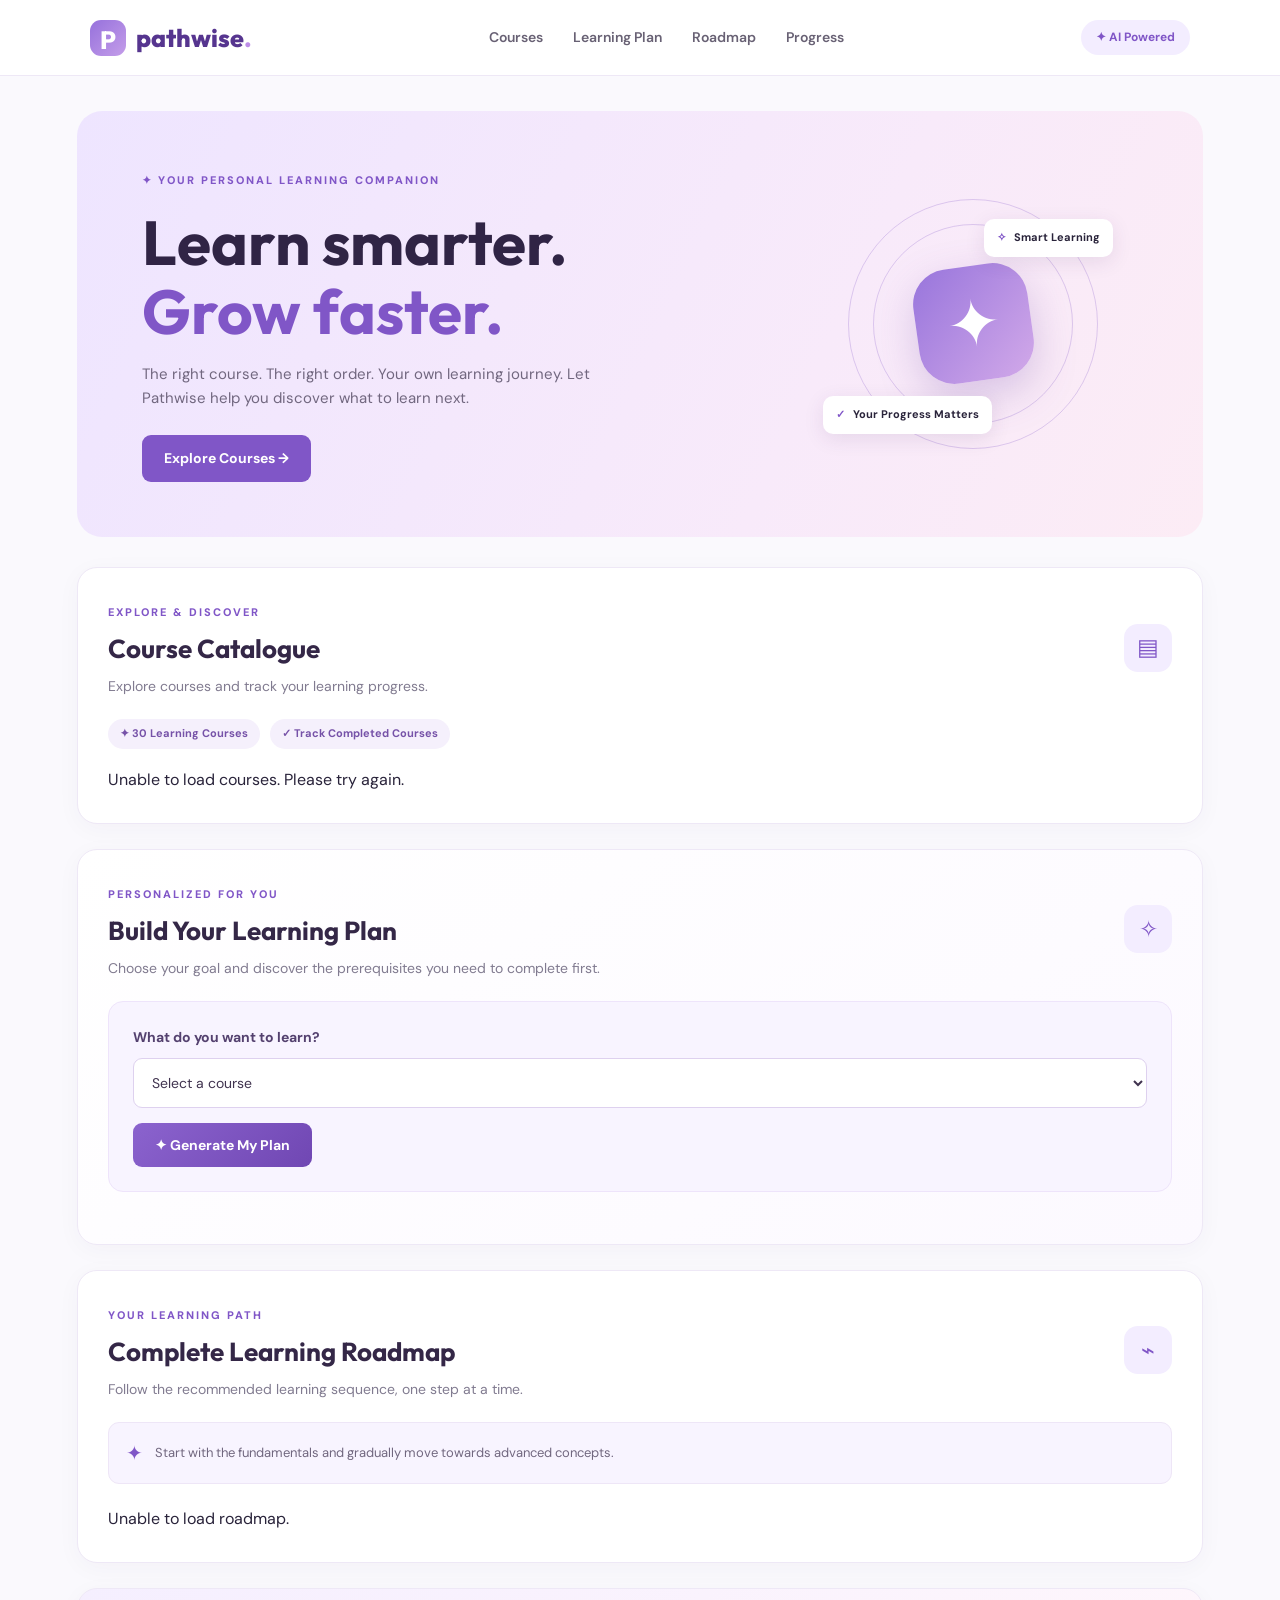
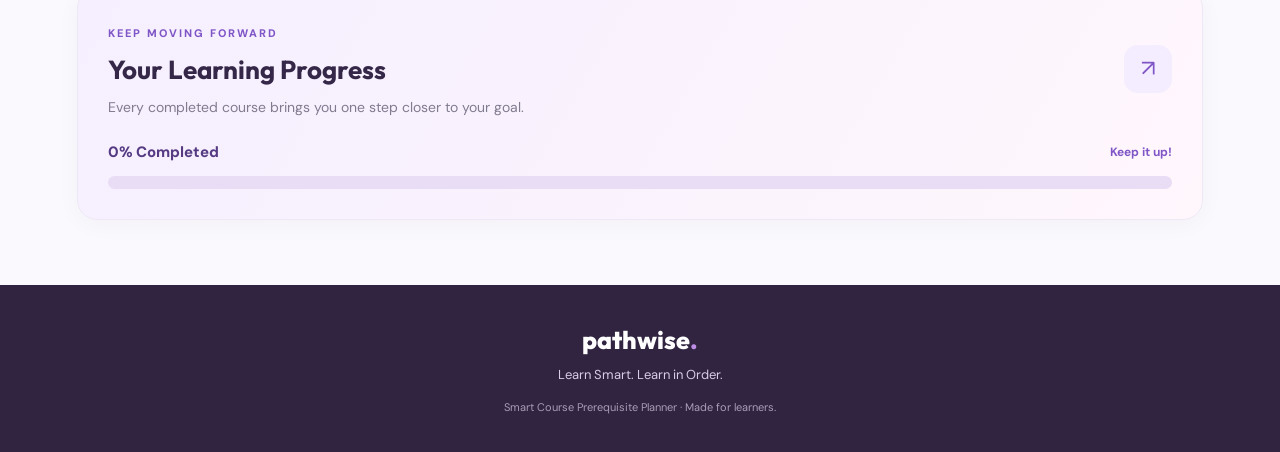
<file: index.html>
<!DOCTYPE html>
<html lang="en">

<head>
    <meta charset="UTF-8">
    <meta name="viewport" content="width=device-width, initial-scale=1.0">
    <title>Pathwise | Smart Course Planner</title>
    <link rel="stylesheet" href="style.css">
</head>

<body>

    <!-- Navigation -->
    <nav class="navbar">
        <div class="brand">
            <div class="brand-icon">P</div>
            <span>pathwise<span class="brand-dot">.</span></span>
        </div>

        <div class="nav-links">
            <a href="#catalogue">Courses</a>
            <a href="#learning-plan">Learning Plan</a>
            <a href="#roadmap">Roadmap</a>
            <a href="#progress">Progress</a>
        </div>

        <div class="nav-badge">✦ AI Powered</div>
    </nav>

    <main>

        <!-- Hero Section -->
        <section class="hero">
            <div class="hero-content">
                <span class="hero-label">✦ YOUR PERSONAL LEARNING COMPANION</span>

                <h1>Learn smarter.<br>
                    <span>Grow faster.</span>
                </h1>

                <p>
                    The right course. The right order. Your own learning journey.
                    Let Pathwise help you discover what to learn next.
                </p>

                <a href="#catalogue" class="hero-button">Explore Courses →</a>
            </div>

            <div class="hero-visual">
                <div class="orbit orbit-one"></div>
                <div class="orbit orbit-two"></div>
                <div class="hero-symbol">✦</div>

                <div class="floating-card floating-top">
                    <span>✧</span> Smart Learning
                </div>

                <div class="floating-card floating-bottom">
                    <span>✓</span> Your Progress Matters
                </div>
            </div>
        </section>


        <!-- Course Catalogue -->
<section class="section-card" id="catalogue">

    <div class="section-heading">
        <div>
            <span class="section-label">EXPLORE & DISCOVER</span>
            <h2>Course Catalogue</h2>
            <p>Explore courses and track your learning progress.</p>
        </div>
        <div class="heading-icon">▤</div>
    </div>

    <div class="catalogue-summary">
        <span>✦ 30 Learning Courses</span>
        <span>✓ Track Completed Courses</span>
    </div>

    <div id="courseList">
        Loading courses...
    </div>

</section>
        <!-- Learning Plan -->
        <section class="section-card plan-section" id="learning-plan">

            <div class="section-heading">
                <div>
                    <span class="section-label">PERSONALIZED FOR YOU</span>
                    <h2>Build Your Learning Plan</h2>
                    <p>Choose your goal and discover the prerequisites you need to complete first.</p>
                </div>
                <div class="heading-icon">✧</div>
            </div>

            <div class="plan-box">
                <label for="targetCourse">What do you want to learn?</label>

                <select id="targetCourse">
                    <option value="">Select a course</option>
                </select>

                <button id="planButton">
                    ✦ Generate My Plan
                </button>
            </div>

            <div id="planResult"></div>

        </section>

        <!-- Complete Roadmap -->
        <section class="section-card" id="roadmap">

            <div class="section-heading">
                <div>
                    <span class="section-label">YOUR LEARNING PATH</span>
                    <h2>Complete Learning Roadmap</h2>
                    <p>Follow the recommended learning sequence, one step at a time.</p>
                </div>
                <div class="heading-icon">⌁</div>
            </div>

            <div class="roadmap-intro">
                <span>✦</span>
                <p>Start with the fundamentals and gradually move towards advanced concepts.</p>
            </div>

            <div id="roadmapList">
                Loading roadmap...
            </div>

        </section>

        <!-- Progress -->
        <section class="section-card progress-section" id="progress">

            <div class="section-heading">
                <div>
                    <span class="section-label">KEEP MOVING FORWARD</span>
                    <h2>Your Learning Progress</h2>
                    <p>Every completed course brings you one step closer to your goal.</p>
                </div>
                <div class="heading-icon">↗</div>
            </div>

            <div class="progress-info">
                <p id="progressText">0% Completed</p>
                <span>Keep it up!</span>
            </div>

            <div class="progress-container">
                <div id="progressBar"></div>
            </div>

        </section>

    </main>

    <!-- Footer -->
    <footer>
        <div class="footer-brand">pathwise<span>.</span></div>
        <p>Learn Smart. Learn in Order.</p>
        <small>Smart Course Prerequisite Planner · Made for learners.</small>
    </footer>

    <script src="app.js"></script>

</body>
</html>
</file>
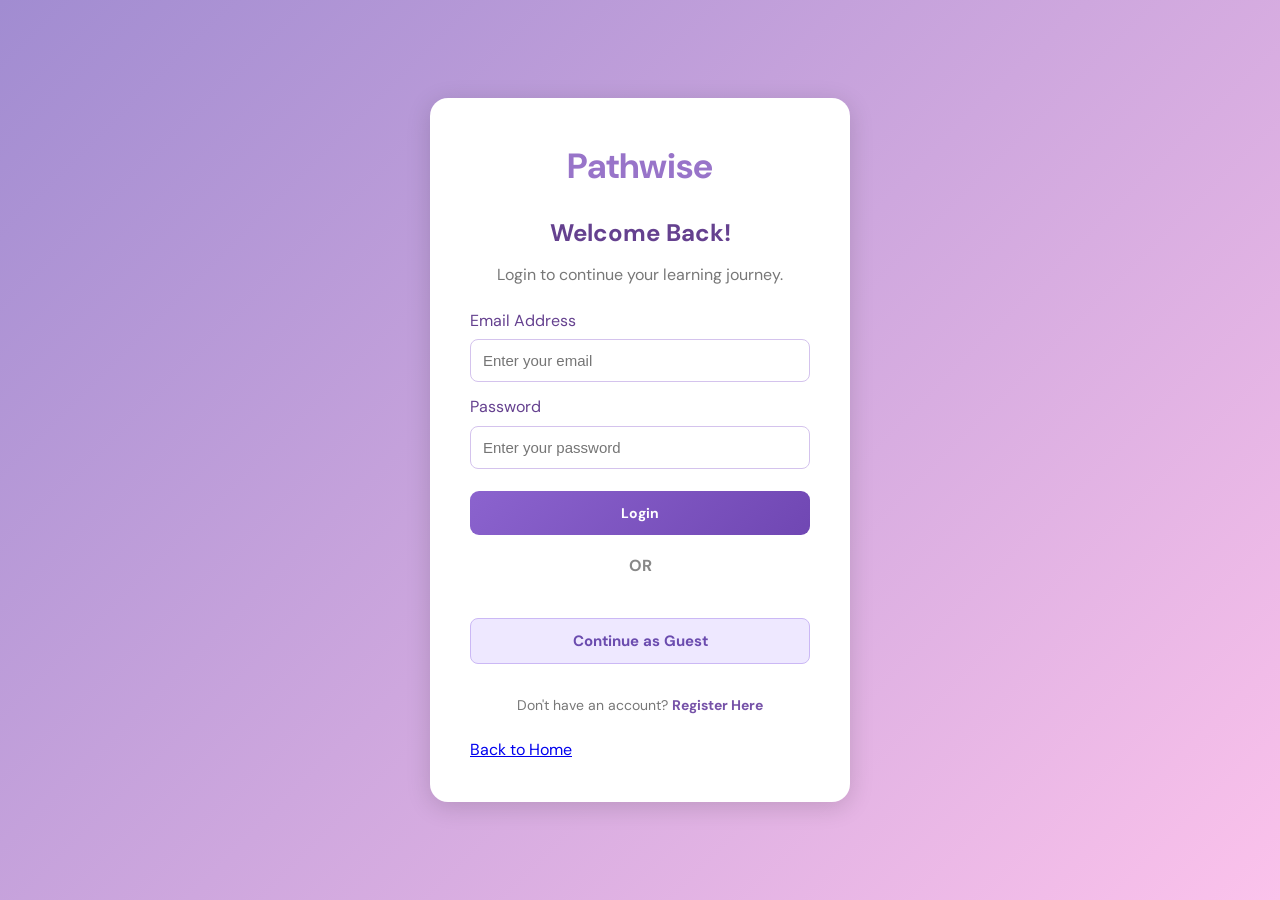
<file: login.html>
<!DOCTYPE html>
<html lang="en">
<head>
    <meta charset="UTF-8">
    <meta name="viewport" content="width=device-width, initial-scale=1.0">
    <title>Login | Pathwise</title>
    <link rel="stylesheet" href="style.css">
</head>

<body>

    <div class="auth-container">

        <div class="auth-box">

            <h1>Pathwise</h1>
            <h2>Welcome Back!</h2>
            <p>Login to continue your learning journey.</p>

            <form id="loginForm">

                <label>Email Address</label>
                <input
                    type="email"
                    id="loginEmail"
                    placeholder="Enter your email"
                    required
                >

                <label>Password</label>
                <input
                    type="password"
                    id="loginPassword"
                    placeholder="Enter your password"
                    required
                >

                <button type="submit">Login</button>

                <p id="loginMessage" class="auth-message"></p>

            </form>

            <div class="auth-divider">OR</div>

            <button type="button" id="guestLogin" class="guest-button">
                Continue as Guest
            </button>

            <p class="auth-link">
                Don't have an account?
                <a href="register.html">Register Here</a>
            </p>

            <a href="index.html">Back to Home</a>

        </div>

    </div>

    <script src="auth.js"></script>

</body>
</html>
</file>
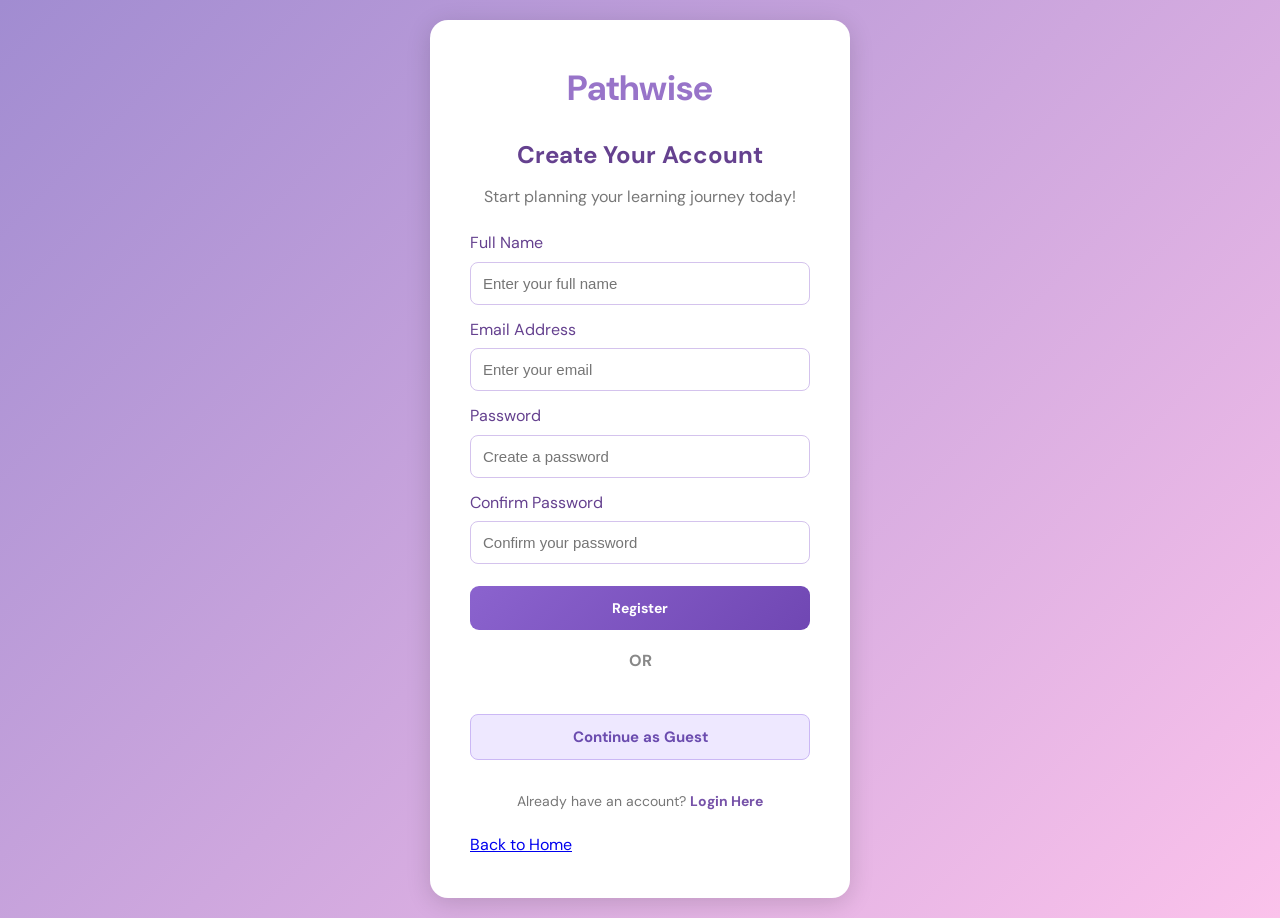
<file: register.html>
<!DOCTYPE html>
<html lang="en">
<head>
    <meta charset="UTF-8">
    <meta name="viewport" content="width=device-width, initial-scale=1.0">
    <title>Register | Pathwise</title>
    <link rel="stylesheet" href="style.css">
</head>

<body>

    <div class="auth-container">

        <div class="auth-box">

            <h1>Pathwise</h1>
            <h2>Create Your Account</h2>
            <p>Start planning your learning journey today!</p>

            <form id="registerForm">

                <label>Full Name</label>
                <input
                    type="text"
                    id="registerName"
                    placeholder="Enter your full name"
                    required
                >

                <label>Email Address</label>
                <input
                    type="email"
                    id="registerEmail"
                    placeholder="Enter your email"
                    required
                >

                <label>Password</label>
                <input
                    type="password"
                    id="registerPassword"
                    placeholder="Create a password"
                    minlength="8"
                    required
                >

                <label>Confirm Password</label>
                <input
                    type="password"
                    id="confirmPassword"
                    placeholder="Confirm your password"
                    required
                >

                <button type="submit">Register</button>

                <p id="registerMessage" class="auth-message"></p>

            </form>

            <div class="auth-divider">OR</div>

            <button type="button" id="guestRegister" class="guest-button">
                Continue as Guest
            </button>

            <p class="auth-link">
                Already have an account?
                <a href="login.html">Login Here</a>
            </p>

            <a href="index.html">Back to Home</a>

        </div>

    </div>

    <script src="auth.js"></script>

</body>
</html>
</file>
<file: style.css>
/* =================================
   PATHWISE - MODERN AI DASHBOARD
================================= */

@import url('https://fonts.googleapis.com/css2?family=DM+Sans:wght@400;500;600;700;800&family=Outfit:wght@400;500;600;700;800&display=swap');

:root {
    --purple: #8056c7;
    --dark-purple: #56358f;
    --light-purple: #f3edff;
    --pink: #e9bce8;
    --text: #29233a;
    --muted: #817b90;
    --border: #eee8f6;
    --white: #ffffff;
}

* {
    margin: 0;
    padding: 0;
    box-sizing: border-box;
}

html {
    scroll-behavior: smooth;
    scroll-padding-top: 90px;
}

body {
    font-family: 'DM Sans', sans-serif;
    background: #faf9fd;
    color: var(--text);
    line-height: 1.6;
}

/* =================================
   NAVIGATION
================================= */

.navbar {
    min-height: 76px;
    padding: 0 7%;
    background: rgba(255,255,255,0.96);
    display: flex;
    align-items: center;
    justify-content: space-between;
    border-bottom: 1px solid var(--border);
    position: sticky;
    top: 0;
    z-index: 100;
    backdrop-filter: blur(12px);
}

.brand {
    display: flex;
    align-items: center;
    gap: 10px;
    font-family: 'Outfit', sans-serif;
    font-size: 25px;
    font-weight: 800;
    color: var(--dark-purple);
}

.brand-icon {
    width: 36px;
    height: 36px;
    display: grid;
    place-items: center;
    background: linear-gradient(135deg, #9671dc, #c49de9);
    color: white;
    border-radius: 11px;
}

.brand-dot,
.footer-brand span {
    color: #bd8de7;
}

.nav-links {
    display: flex;
    align-items: center;
    gap: 30px;
}

.nav-links a {
    color: #686174;
    text-decoration: none;
    font-size: 14px;
    font-weight: 600;
    transition: 0.2s;
}

.nav-links a:hover {
    color: var(--purple);
}

.nav-badge {
    background: var(--light-purple);
    color: var(--purple);
    border-radius: 30px;
    padding: 8px 15px;
    font-size: 12px;
    font-weight: 700;
}

/* =================================
   MAIN CONTAINER
================================= */

main {
    width: 88%;
    max-width: 1250px;
    margin: 35px auto 65px;
}

/* =================================
   HERO SECTION
================================= */

.hero {
    min-height: 350px;
    padding: 55px 65px;
    margin-bottom: 30px;
    border-radius: 25px;
    background: linear-gradient(115deg, #eee5ff, #f8eafa 65%, #fcecf5);
    display: flex;
    align-items: center;
    justify-content: space-between;
    overflow: hidden;
    position: relative;
}

.hero-content {
    max-width: 590px;
    z-index: 2;
}

.hero-label,
.section-label {
    color: var(--purple);
    font-size: 11px;
    font-weight: 800;
    letter-spacing: 2px;
}

.hero h1 {
    font-family: 'Outfit', sans-serif;
    font-size: clamp(42px, 5vw, 62px);
    line-height: 1.12;
    margin: 16px 0;
    color: #302445;
}

.hero h1 span {
    color: var(--purple);
}

.hero-content > p {
    color: #71677f;
    font-size: 15px;
    max-width: 480px;
    margin-bottom: 25px;
}

.hero-button {
    display: inline-block;
    padding: 12px 22px;
    background: var(--purple);
    color: white;
    border-radius: 9px;
    text-decoration: none;
    font-size: 14px;
    font-weight: 700;
    transition: 0.25s;
}

.hero-button:hover {
    background: var(--dark-purple);
    transform: translateY(-2px);
}

.hero-visual {
    width: 260px;
    height: 230px;
    position: relative;
    display: grid;
    place-items: center;
    margin-right: 35px;
}

.hero-symbol {
    width: 115px;
    height: 115px;
    border-radius: 35px;
    background: linear-gradient(135deg, #9875dc, #d2a9e9);
    display: grid;
    place-items: center;
    font-size: 65px;
    color: white;
    box-shadow: 0 15px 40px rgba(115, 75, 170, 0.25);
    transform: rotate(-8deg);
    z-index: 2;
}

.orbit {
    position: absolute;
    border: 1px solid rgba(128,86,199,0.25);
    border-radius: 50%;
}

.orbit-one {
    width: 200px;
    height: 200px;
}

.orbit-two {
    width: 250px;
    height: 250px;
}

.floating-card {
    position: absolute;
    background: white;
    border-radius: 10px;
    padding: 10px 13px;
    font-size: 11px;
    font-weight: 700;
    box-shadow: 0 5px 20px rgba(70,40,100,0.10);
    white-space: nowrap;
    z-index: 3;
}

.floating-card span {
    color: var(--purple);
    margin-right: 5px;
}

.floating-top {
    top: 10px;
    right: -10px;
}

.floating-bottom {
    bottom: 5px;
    left: -20px;
}

/* =================================
   COMMON SECTION CARDS
================================= */

.section-card {
    background: white;
    border: 1px solid var(--border);
    padding: 30px;
    border-radius: 20px;
    margin-bottom: 25px;
    box-shadow: 0 5px 25px rgba(60,40,90,0.035);
}

.section-heading {
    display: flex;
    align-items: center;
    justify-content: space-between;
    margin-bottom: 22px;
    gap: 15px;
}

.section-heading h2 {
    font-family: 'Outfit', sans-serif;
    color: #342747;
    font-size: 26px;
    margin: 5px 0;
}

.section-heading p {
    color: var(--muted);
    font-size: 14px;
}

.heading-icon {
    width: 48px;
    height: 48px;
    flex-shrink: 0;
    display: grid;
    place-items: center;
    background: var(--light-purple);
    color: var(--purple);
    border-radius: 14px;
    font-size: 23px;
}

/* =================================
   COMPACT COURSE CATALOGUE
================================= */

.catalogue-summary {
    display: flex;
    flex-wrap: wrap;
    gap: 10px;
    margin-bottom: 18px;
}

.catalogue-summary span {
    background: #f5f0fc;
    color: #7652a8;
    border-radius: 20px;
    padding: 6px 12px;
    font-size: 11px;
    font-weight: 700;
}

#courseList {
    display: grid;
    grid-template-columns: repeat(3, minmax(0, 1fr));
    gap: 10px;
    margin-top: 15px;
}

.course-card {
    background: #fdfcff;
    border: 1px solid #eee8f5;
    border-radius: 10px;
    padding: 12px 14px;
    min-height: 125px;
    display: flex;
    flex-direction: column;
    justify-content: space-between;
    transition: 0.2s;
}

.course-card:hover {
    background: #f8f3ff;
    border-color: #cbb6e8;
    transform: translateY(-2px);
}

.course-card h3 {
    font-family: 'Outfit', sans-serif;
    font-size: 14px;
    color: #563b83;
    margin-bottom: 5px;
}

.course-card p {
    font-size: 11px;
    color: #898295;
    margin: 2px 0;
    line-height: 1.5;
    overflow-wrap: anywhere;
}

.course-card label {
    display: flex;
    align-items: center;
    gap: 7px;
    padding-top: 7px;
    margin-top: 7px;
    border-top: 1px solid #eee8f5;
    color: #67527f;
    font-size: 11px;
    font-weight: 600;
    cursor: pointer;
}

.course-card input[type="checkbox"] {
    width: 14px;
    height: 14px;
    accent-color: var(--purple);
    cursor: pointer;
}

/* =================================
   LEARNING PLAN
================================= */

.plan-section {
    background: linear-gradient(145deg, #ffffff, #fcf9ff);
}

.plan-box {
    background: #f8f4ff;
    padding: 24px;
    border-radius: 15px;
    border: 1px solid #eee4fb;
}

.plan-box label {
    display: block;
    color: #54416f;
    font-size: 14px;
    font-weight: 700;
    margin-bottom: 9px;
}

select {
    width: 100%;
    padding: 14px;
    border: 1px solid #ded1ef;
    border-radius: 9px;
    background: white;
    color: #40334f;
    font-family: inherit;
    font-size: 14px;
    outline: none;
    margin-bottom: 15px;
}

select:focus {
    border-color: var(--purple);
    box-shadow: 0 0 0 3px rgba(128,86,199,0.1);
}

button {
    background: linear-gradient(135deg, #8b63ce, #7047b3);
    color: white;
    border: none;
    padding: 13px 22px;
    border-radius: 9px;
    cursor: pointer;
    font-family: inherit;
    font-size: 14px;
    font-weight: 700;
    transition: 0.25s;
}

button:hover {
    transform: translateY(-2px);
    box-shadow: 0 6px 15px rgba(100,65,160,0.2);
}

/* Generated learning plan */

#planResult {
    margin-top: 22px;
}

#planResult h2 {
    color: #49336e;
    font-family: 'Outfit', sans-serif;
    font-size: 21px;
    margin-bottom: 15px;
}

#planResult .roadmap-item {
    background: #faf7ff;
    border: 1px solid #eee7f7;
    border-left: 4px solid #9874d0;
    border-radius: 11px;
    padding: 15px 18px;
    margin: 10px 0;
}

#planResult .roadmap-item h3 {
    color: #593b86;
    font-size: 15px;
}

#planResult .roadmap-item p {
    color: #898295;
    font-size: 12px;
    margin-top: 4px;
}

/* =================================
   COMPLETE LEARNING ROADMAP
================================= */

.roadmap-intro {
    display: flex;
    align-items: center;
    gap: 12px;
    background: #f8f4ff;
    border: 1px solid #eee6f7;
    border-radius: 11px;
    padding: 14px 17px;
    margin-bottom: 22px;
}

.roadmap-intro span {
    color: var(--purple);
    font-size: 20px;
}

.roadmap-intro p {
    color: #71677f;
    font-size: 13px;
}

#roadmapList {
    display: grid;
    grid-template-columns: repeat(2, minmax(0, 1fr));
    gap: 14px;
}

#roadmapList .roadmap-item {
    background: #fdfcff;
    border: 1px solid #eee8f5;
    border-radius: 12px;
    padding: 17px 18px 17px 22px;
    border-left: 4px solid #b99ade;
    transition: 0.2s;
}

#roadmapList .roadmap-item:hover {
    background: #f8f3ff;
    border-left-color: var(--purple);
    transform: translateY(-2px);
}

#roadmapList .roadmap-item h3 {
    font-family: 'Outfit', sans-serif;
    color: #533b7b;
    font-size: 15px;
    margin-bottom: 5px;
}

#roadmapList .roadmap-item p {
    color: #92899e;
    font-size: 12px;
}

/* =================================
   LEARNING PROGRESS
================================= */

.progress-section {
    background: linear-gradient(120deg, #f5efff, #fff7fc);
}

.progress-info {
    display: flex;
    justify-content: space-between;
    align-items: center;
    margin-bottom: 12px;
}

#progressText {
    color: #563b83;
    font-size: 15px;
    font-weight: 800;
}

.progress-info span {
    color: var(--purple);
    font-size: 12px;
    font-weight: 700;
}

.progress-container {
    width: 100%;
    height: 13px;
    background: #e8ddf5;
    border-radius: 20px;
    overflow: hidden;
    margin-top: 12px;
}

#progressBar {
    width: 0%;
    height: 100%;
    background: linear-gradient(90deg, #8d67d0, #d5a8e9);
    border-radius: 20px;
    transition: width 0.4s ease;
}

/* =================================
   FOOTER
================================= */

footer {
    background: #302440;
    color: white;
    text-align: center;
    padding: 35px 20px;
}

.footer-brand {
    font-family: 'Outfit', sans-serif;
    font-size: 25px;
    font-weight: 800;
    margin-bottom: 5px;
}

footer p {
    color: #d8cce8;
    font-size: 13px;
}

footer small {
    display: block;
    color: #a99db7;
    margin-top: 13px;
    font-size: 11px;
}

/* =================================
   LOGIN AND REGISTER PAGES
================================= */

.auth-container {
    min-height: 100vh;
    display: flex;
    justify-content: center;
    align-items: center;
    padding: 20px;
    background: linear-gradient(135deg, #a18cd1, #fbc2eb);
}

.auth-box {
    background: white;
    width: 100%;
    max-width: 420px;
    padding: 40px;
    border-radius: 18px;
    box-shadow: 0 5px 25px rgba(0,0,0,0.15);
}

.auth-box h1 {
    text-align: center;
    color: #9874c9;
    font-size: 35px;
    margin-bottom: 20px;
}

.auth-box h2 {
    text-align: center;
    color: #65418f;
    margin-bottom: 10px;
}

.auth-box > p {
    text-align: center;
    color: #777;
    margin-bottom: 20px;
}

.auth-box label {
    display: block;
    margin: 12px 0 6px;
    color: #65418f;
}

.auth-box input {
    width: 100%;
    padding: 12px;
    border: 1px solid #d4c3ed;
    border-radius: 8px;
    font-size: 15px;
}

.auth-box button {
    width: 100%;
    margin-top: 22px;
}

.auth-link {
    text-align: center;
    margin: 15px 0;
    font-size: 14px;
}

.auth-link a {
    color: #7652a8;
    font-weight: bold;
    text-decoration: none;
}

#loginMessage {
    text-align: center;
    margin-top: 12px;
}

.auth-divider {
    text-align: center;
    margin: 18px 0;
    color: #888;
    font-weight: bold;
}

.guest-button {
    width: 100%;
    padding: 12px;
    background: #eee8ff;
    color: #6b4caf;
    border: 1px solid #cbb8f5;
    border-radius: 8px;
    cursor: pointer;
    font-size: 15px;
    margin-bottom: 15px;
}

.guest-button:hover {
    background: #dfd2ff;
}

.auth-message {
    color: #6b4caf;
    margin-top: 10px;
    font-size: 14px;
}

/* =================================
   RESPONSIVE DESIGN
================================= */

@media (max-width: 900px) {

    main {
        width: 92%;
    }

    .hero {
        padding: 45px 35px;
    }

    #courseList {
        grid-template-columns: repeat(2, minmax(0, 1fr));
    }

    .nav-links {
        gap: 15px;
    }
}

@media (max-width: 650px) {

    .navbar {
        padding: 12px 5%;
        min-height: 70px;
        flex-wrap: wrap;
        gap: 12px;
    }

    .nav-links {
        order: 3;
        width: 100%;
        justify-content: space-between;
        gap: 8px;
    }

    .nav-links a {
        font-size: 11px;
    }

    .nav-badge {
        font-size: 10px;
    }

    main {
        width: 93%;
        margin-top: 22px;
    }

    .hero {
        min-height: 320px;
        padding: 35px 25px;
    }

    .hero-visual {
        display: none;
    }

    .hero h1 {
        font-size: 43px;
    }

    .section-card {
        padding: 22px 17px;
    }

    .section-heading h2 {
        font-size: 21px;
    }

    .section-heading p {
        font-size: 12px;
    }

    .heading-icon {
        width: 40px;
        height: 40px;
        font-size: 19px;
    }

    #courseList,
    #roadmapList {
        grid-template-columns: 1fr;
    }

    .course-card {
        min-height: 115px;
    }

    .auth-box {
        padding: 28px 22px;
    }
}
</file>
